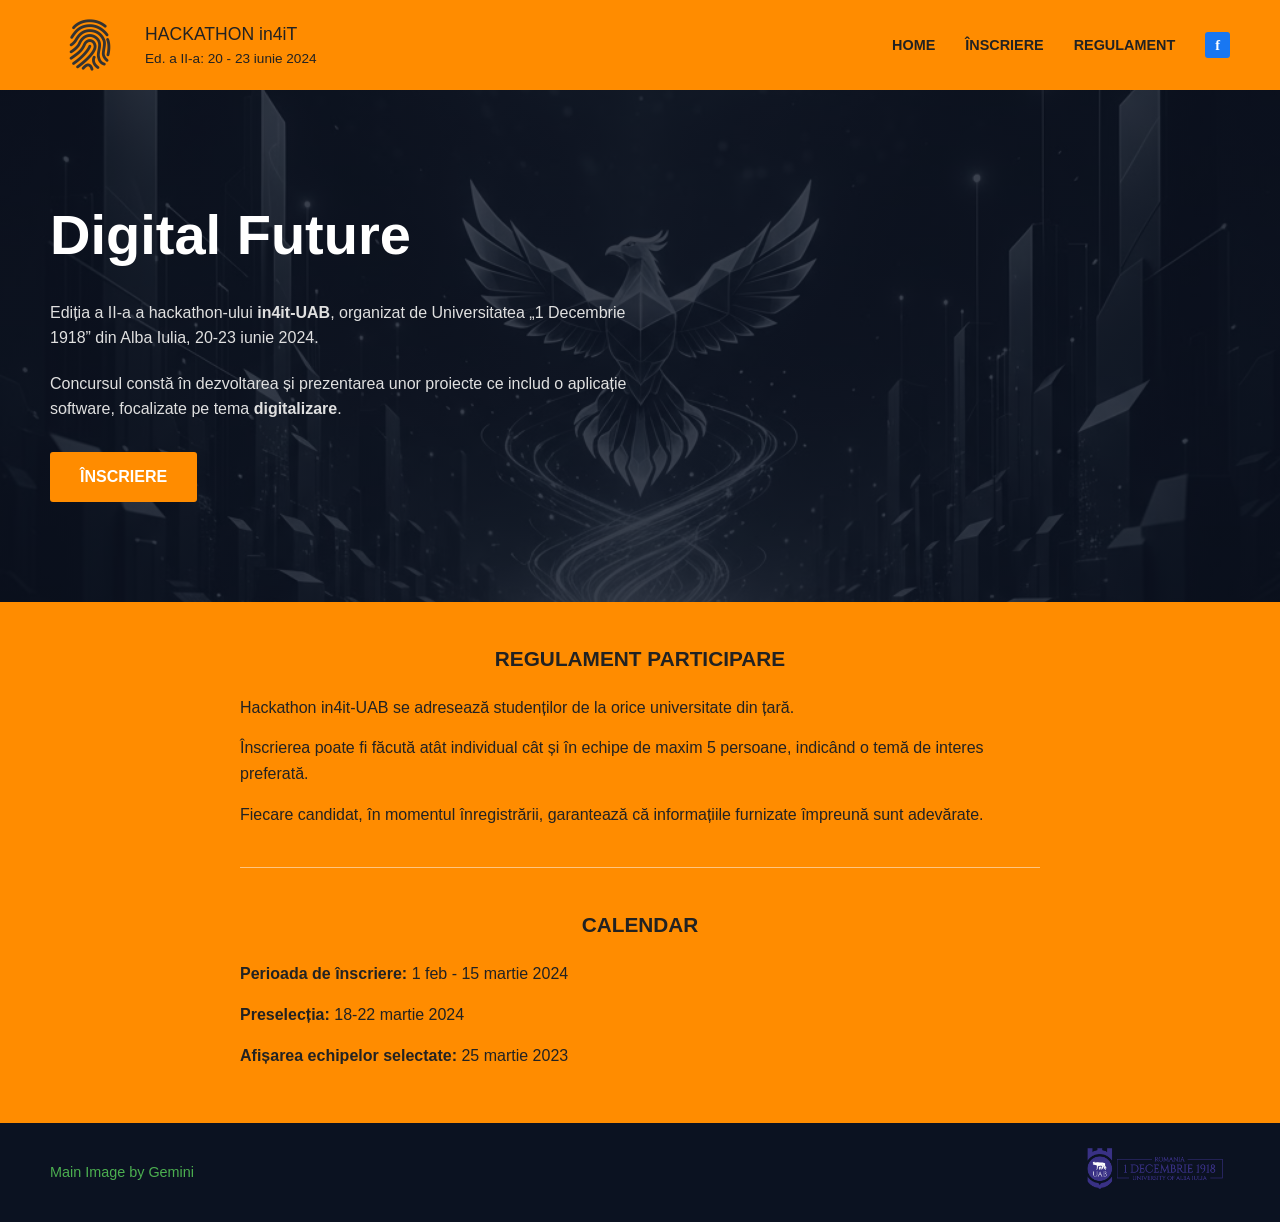
<file: Lab 1/index.html>
<!DOCTYPE html>
<html lang="ro">
<head>
    <meta charset="UTF-8">
    <meta name="viewport" content="width=device-width, initial-scale=1.0">
    <title>HACKATHON in4iT - Digital Future</title>
    <link rel="stylesheet" href="style.css">
</head>
<body>

    <header class="main-header">
        <div class="logo-area">
            <img class="logo-img" src="amprenta.png" alt="Logo Hackathon">
            <div class="header-titles">
                <h1>HACKATHON in4iT</h1>
                <p>Ed. a II-a: 20 - 23 iunie 2024</p>
            </div>
        </div>
        
        <button class="hamburger-menu">☰</button>

        <nav class="main-nav">
            <ul>
                <li><a href="#">HOME</a></li>
                <li><a href="#">ÎNSCRIERE</a></li>
                <li><a href="#">REGULAMENT</a></li>
                <li><a href="#" class="fb-icon">f</a></li>
            </ul>
        </nav>
    </header>

    <main>
        <section class="hero">
            <div class="hero-content">
                <h2>Digital Future</h2>
                <p>Ediția a II-a a hackathon-ului <strong>in4it-UAB</strong>, organizat de Universitatea „1 Decembrie 1918” din Alba Iulia, 20-23 iunie 2024.</p>
                <p>Concursul constă în dezvoltarea și prezentarea unor proiecte ce includ o aplicație software, focalizate pe tema <strong>digitalizare</strong>.</p>
                <a href="#" class="btn-inscrie">ÎNSCRIERE</a>
            </div>
        </section>

        <section class="info-section">
            <div class="info-container">
                <h3>REGULAMENT PARTICIPARE</h3>
                <p>Hackathon in4it-UAB se adresează studenților de la orice universitate din țară.</p>
                <p>Înscrierea poate fi făcută atât individual cât și în echipe de maxim 5 persoane, indicând o temă de interes preferată.</p>
                <p>Fiecare candidat, în momentul înregistrării, garantează că informațiile furnizate împreună sunt adevărate.</p>

                <hr class="divider">

                <h3 class="calendar-title">CALENDAR</h3>
                <ul class="calendar-list">
                    <li><strong>Perioada de înscriere:</strong> 1 feb - 15 martie 2024</li>
                    <li><strong>Preselecția:</strong> 18-22 martie 2024</li>
                    <li><strong>Afișarea echipelor selectate:</strong> 25 martie 2023</li>
                </ul>
            </div>
        </section>
    </main>

    <footer class="main-footer">
        <p class="footer-credits">Main Image by Gemini</p>
        <div class="footer-logo">
            <img src="logo-uab.png" alt="Universitatea 1 Decembrie 1918">
        </div>
    </footer>

</body>
</html>
</file>
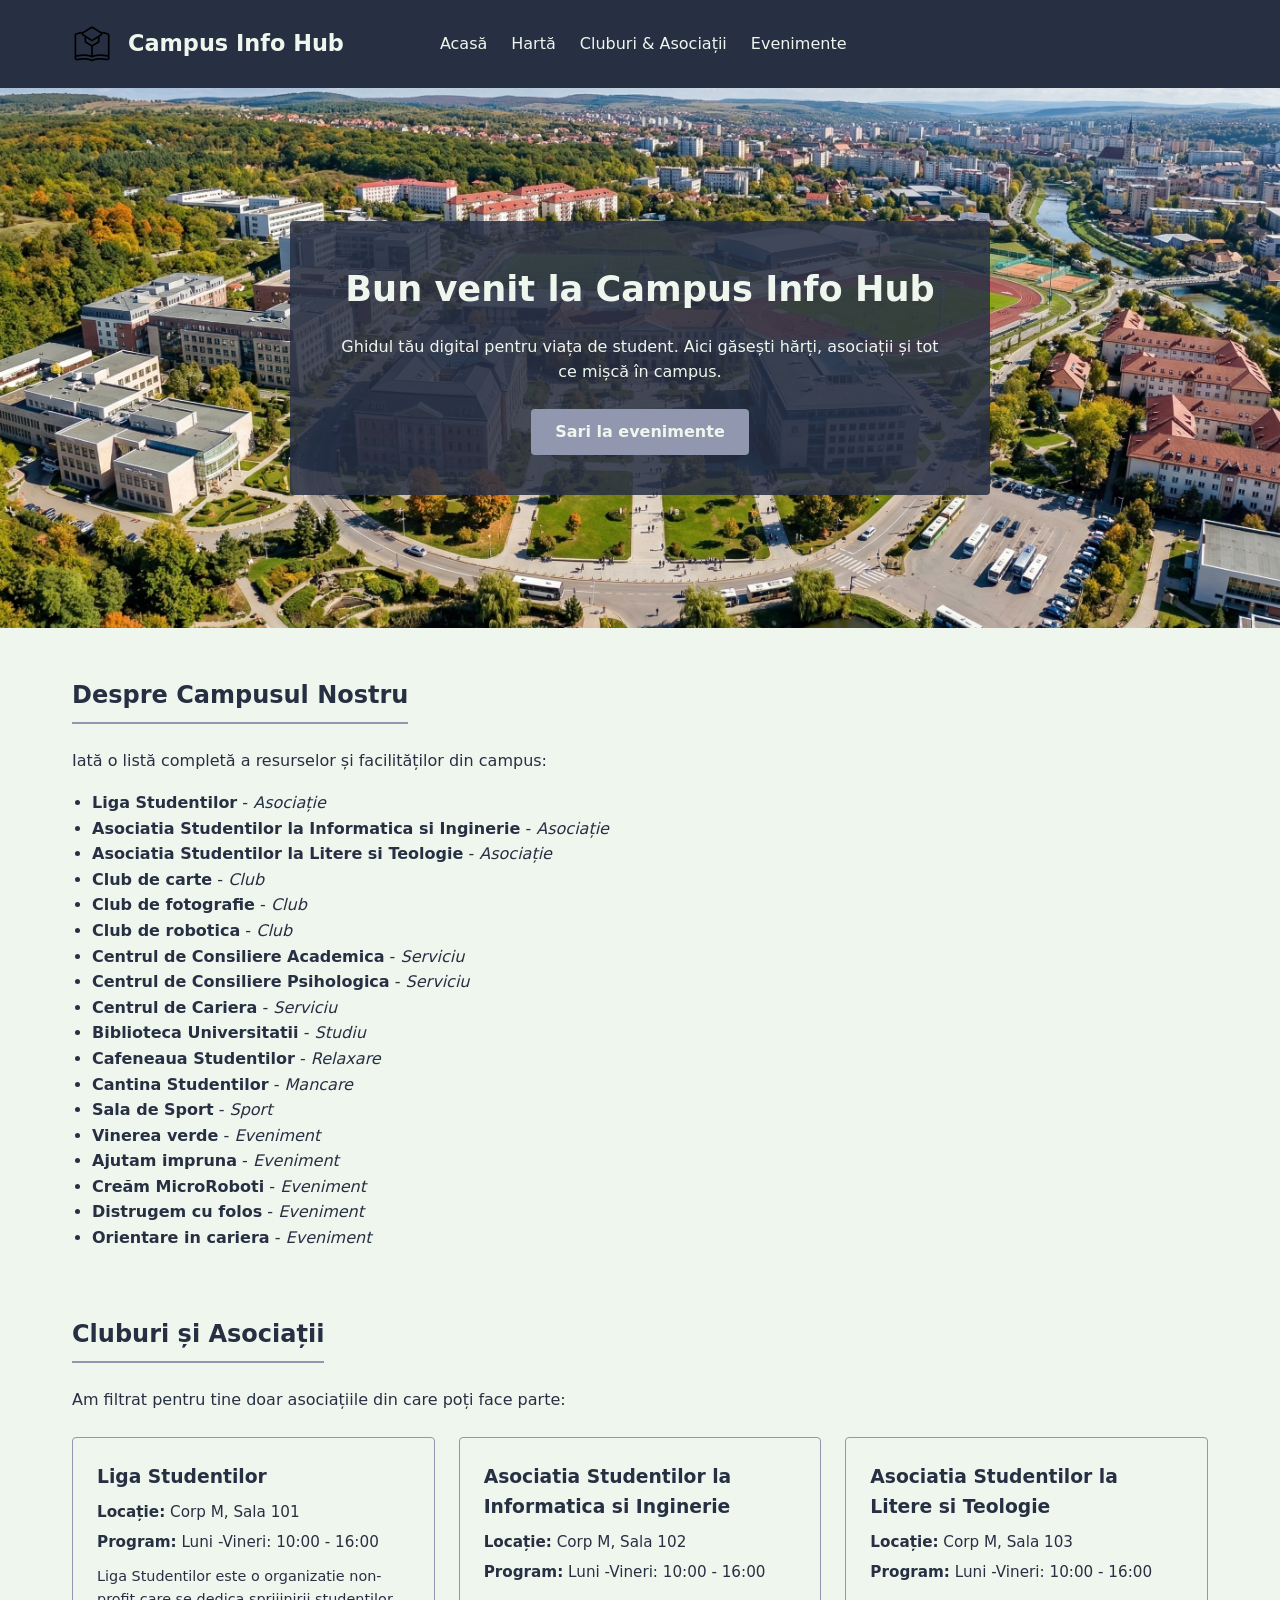
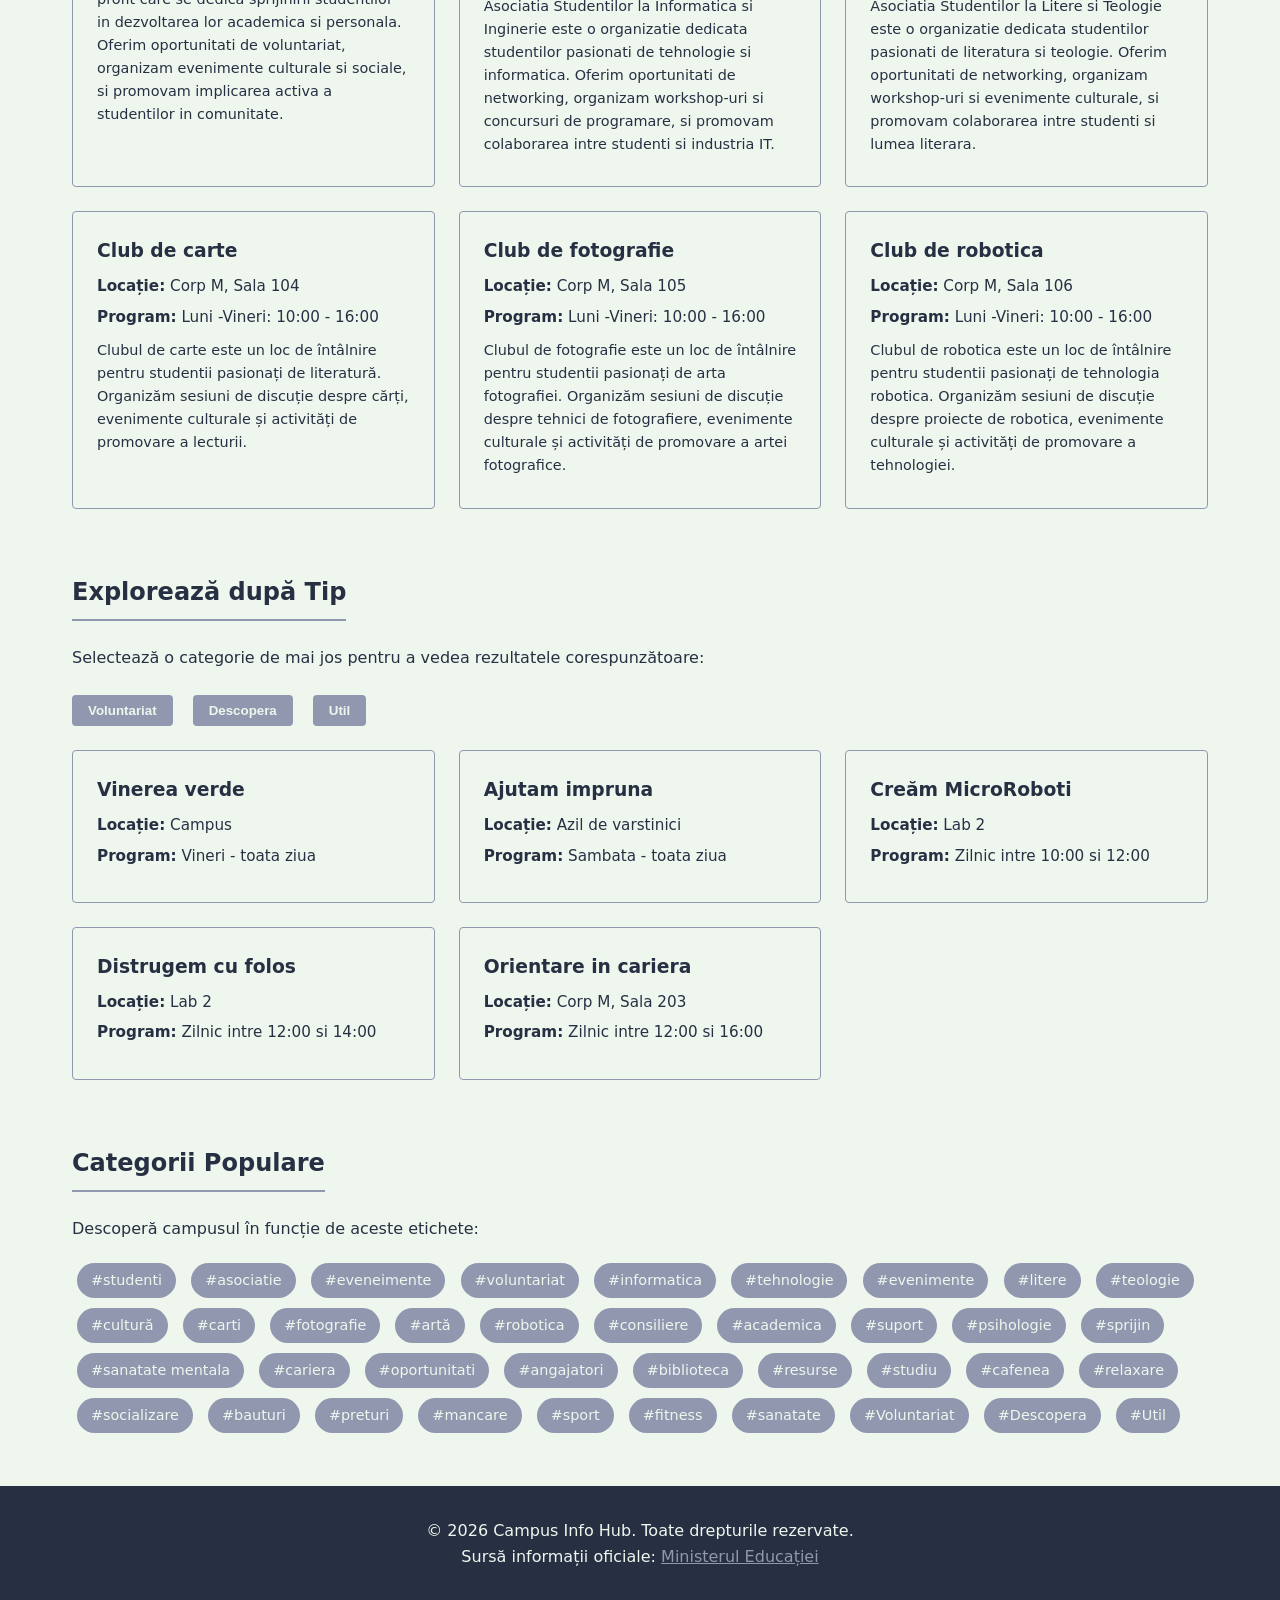
<file: Lab 2/index.html>
<!DOCTYPE html>
<html lang="ro">
<head>
    <meta charset="UTF-8">
    <meta name="viewport" content="width=device-width, initial-scale=1.0">
    <title>Campus Info Hub</title>
    <link rel="stylesheet" href="style.css">
</head>
<body>

    <header>
        <div class="header-container">
            <div class="logo-title">
                <img src="media/book.png" alt="Logo Campus" class="logo">
                <h1>Campus Info Hub</h1>
            </div>

            <button class="hamburger" id="hamburger-btn">
                &#9776; </button>

            <nav id="main-nav">
                <ul>
                    <li><a href="index.html">Acasă</a></li>
                    <li><a href="pages/map.html">Hartă</a></li>
                    <li><a href="pages/clubs.html">Cluburi & Asociații</a></li>
                    <li><a href="pages/events.html">Evenimente</a></li>
                </ul>
            </nav>
        </div>
    </header>

    <main>
        <section class="hero">
            <div class="hero-content">
                <h2>Bun venit la Campus Info Hub</h2>
                <p>Ghidul tău digital pentru viața de student. Aici găsești hărți, asociații și tot ce mișcă în campus.</p>
                
                <a href="#evenimente" class="hero-btn">Sari la evenimente</a>
            </div>
        </section>

        <div class="presentation-sections">
            
            <section id="campus" class="info-section">
                <h2>Despre Campusul Nostru</h2>
                <p>Iată o listă completă a resurselor și facilităților din campus:</p>
                <div id="all-resources-container" style="margin-top: 1rem;"></div>
            </section>

            <section id="cluburi" class="info-section">
                <h2>Cluburi și Asociații</h2>
                <p>Am filtrat pentru tine doar asociațiile din care poți face parte:</p>
                <div id="filtered-clubs-container" style="margin-top: 1.5rem;"></div>
            </section>

            <section id="evenimente" class="info-section">
                <h2>Explorează după Tip</h2>
                <p>Selectează o categorie de mai jos pentru a vedea rezultatele corespunzătoare:</p>
                
                <div id="type-filters" style="margin-top: 1.5rem; display: flex; gap: 10px; flex-wrap: wrap;"></div>
                
                <div id="type-results" style="margin-top: 1.5rem;"></div>
            </section>

            <section id="taguri" class="info-section">
                <h2>Categorii Populare</h2>
                <p>Descoperă campusul în funcție de aceste etichete:</p>
                <div id="tags-container" style="margin-top: 1rem;"></div>
            </section>

        </div>

    </main>

    <footer>
        <div class="footer-content">
            <p>&copy; 2026 Campus Info Hub. Toate drepturile rezervate.</p>
            <p>Sursă informații oficiale: <a href="https://www.edu.ro" target="_blank">Ministerul Educației</a></p>
        </div>
    </footer>

    <script src="script.js"></script>
</body>
</html>
</file>
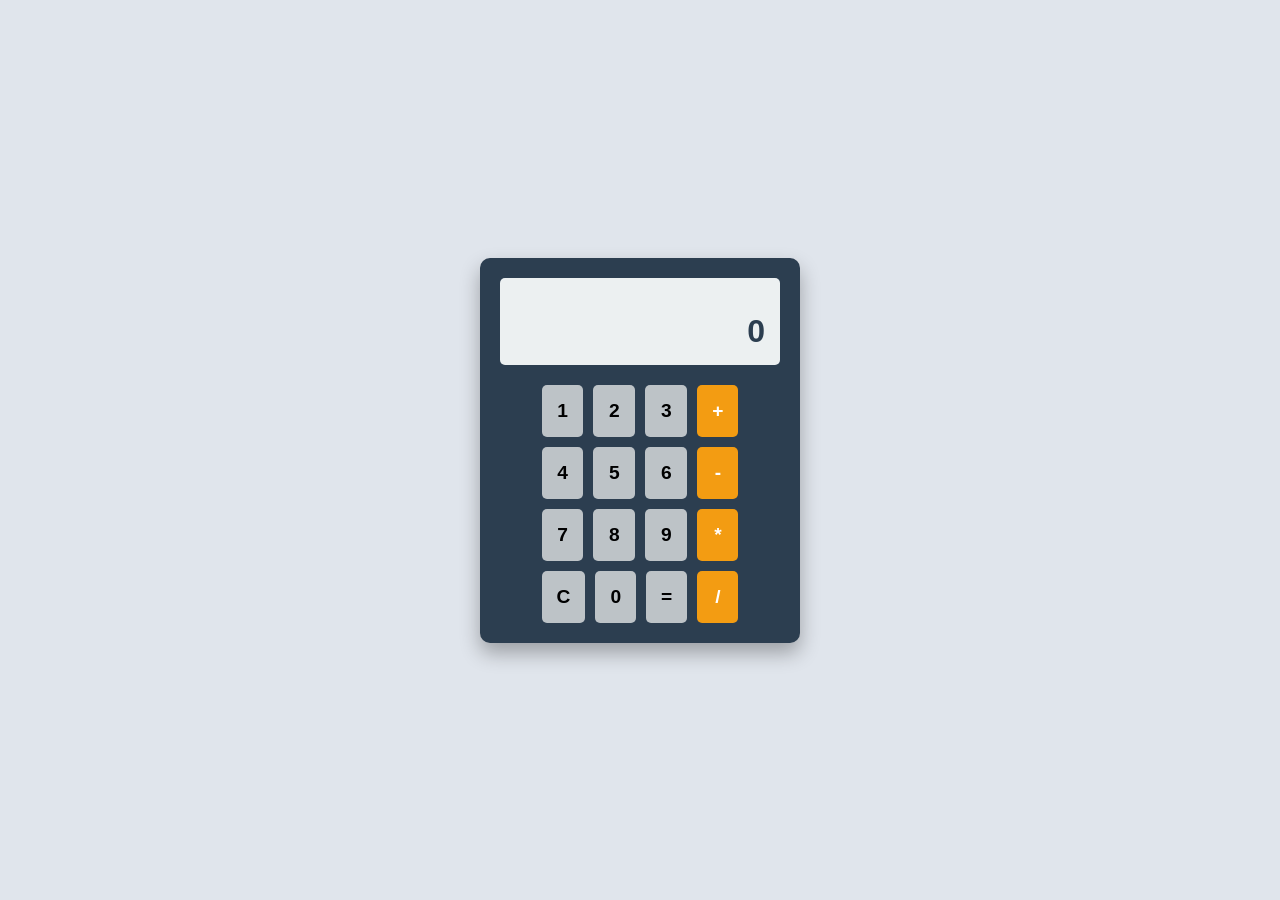
<file: Lab 4/index.html>
<!DOCTYPE html>
<html lang="en">
<head>
    <meta charset="UTF-8">
    <meta name="viewport" content="width=device-width, initial-scale=1.0">
    <title>Calculator</title>
    <link rel="stylesheet" type="text/css" href="style.css">

</head>
<body>
    <div class="main-container">

        <div class="display-container">
            <div class="show-type"></div>
            <div class="show-result"></div>
        </div>

        <div class="buttons-container">

            <div class="numbers-container">
                <div class="row" id="row-1">
                    <div class="button">1</div>
                    <div class="button">2</div>
                    <div class="button">3</div>
                </div>

                <div class="row" id="row-2">
                    <div class="button">4</div>
                    <div class="button">5</div>
                    <div class="button">6</div>
                </div>

                <div class="row" id="row-3">
                    <div class="button">7</div>
                    <div class="button">8</div>
                    <div class="button">9</div>
                </div>

                <div class="row" id="row-4">
                    <div class="button">C</div>
                    <div class="button" >0</div>
                    <div class="button">=</div>
                </div>
            </div>
            
            <div class="operations-container" id="column">
                <div class="button">+</div>
                <div class="button">-</div>
                <div class="button">*</div>
                <div class="button">/</div>
            </div>
        </div>
    </div>

    <script src="model.js"></script>
    <script src="view.js"></script>
    <script src="controller.js"></script>
    
</body>
</html>
</file>
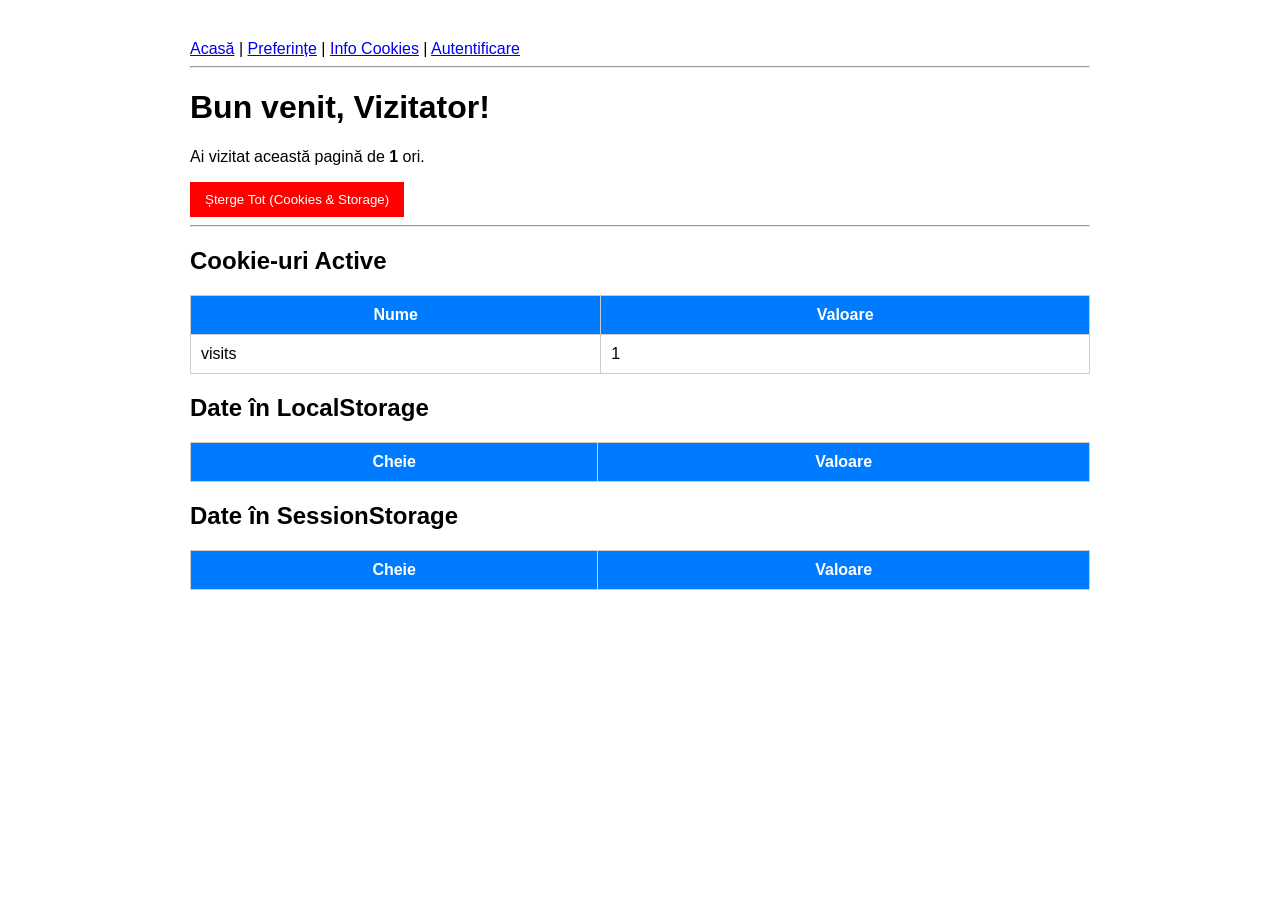
<file: Lab_3/index.html>
<!DOCTYPE html>
<html lang="ro">
<head>
    <meta charset="UTF-8">
    <meta name="viewport" content="width=device-width, initial-scale=1.0">
    <title>Laborator 3 - Acasă</title>
    <link rel="stylesheet" href="style.css">
</head>
<body class="light"> <div class="container">
        <nav>
            <a href="index.html">Acasă</a> | 
            <a href="preferences.html">Preferințe</a> | 
            <a href="cookies-info.html">Info Cookies</a> | 
            <a href="login.html">Autentificare</a>
        </nav>

        <hr>

        <h1 id="welcomeMessage">Bun venit, Vizitator!</h1>
        <p>Ai vizitat această pagină de <strong id="visitCount">0</strong> ori.</p>

        <button id="clearAllBtn" class="btn-danger">Șterge Tot (Cookies & Storage)</button>

        <hr>

        <h2>Cookie-uri Active</h2>
        <table border="1" id="cookiesTable">
            <tr><th>Nume</th><th>Valoare</th></tr>
        </table>

        <h2>Date în LocalStorage</h2>
        <table border="1" id="localTable">
            <tr><th>Cheie</th><th>Valoare</th></tr>
        </table>

        <h2>Date în SessionStorage</h2>
        <table border="1" id="sessionTable">
            <tr><th>Cheie</th><th>Valoare</th></tr>
        </table>
    </div>

    <script src="js/cookies.js"></script>
    <script src="js/storage.js"></script>

    <script>
        document.addEventListener('DOMContentLoaded', () => {
            //  Bun venit 
            let username = CookieManager.get('username') || 'Vizitator';
            document.getElementById('welcomeMessage').innerText = `Bun venit, ${username}!`;

            // Nr de vizite
            let visits = parseInt(CookieManager.get('visits')) || 0;
            visits += 1;
            CookieManager.set('visits', visits, 365);
            document.getElementById('visitCount').innerText = visits;

            // Aplica tema salvata de utilizator
            let theme = CookieManager.get('theme') || 'light';
            document.body.className = theme;

            // Funcție ajutătoare pentru a umple tabelele
            function populateTable(tableId, dataObject) {
                const table = document.getElementById(tableId);
                for (const [key, value] of Object.entries(dataObject)) {
                    const row = table.insertRow();
                    const cellKey = row.insertCell(0);
                    const cellValue = row.insertCell(1);
                    cellKey.innerText = key;
                    
                    // Verificăm dacă valoarea este obiect (pentru JSON) și o afișăm corespunzător
                    if (typeof value === 'object' && value !== null) {
                        cellValue.innerText = JSON.stringify(value);
                    } else {
                        cellValue.innerText = value;
                    }
                }
            }

            //Afișarea datelor în tabele
            populateTable('cookiesTable', CookieManager.getAll());
            populateTable('localTable', StorageManager.getAllLocal());
            populateTable('sessionTable', StorageManager.getAllSession());

            //Butonul "Șterge Tot"
            document.getElementById('clearAllBtn').addEventListener('click', () => {
                CookieManager.deleteAll();
                StorageManager.clearLocal();
                StorageManager.clearSession();
                alert('Toate datele au fost șterse!');
                location.reload(); // Reîncărcăm pagina pentru a vedea efectele
            });
        });
    </script>
</body>
</html>
</file>
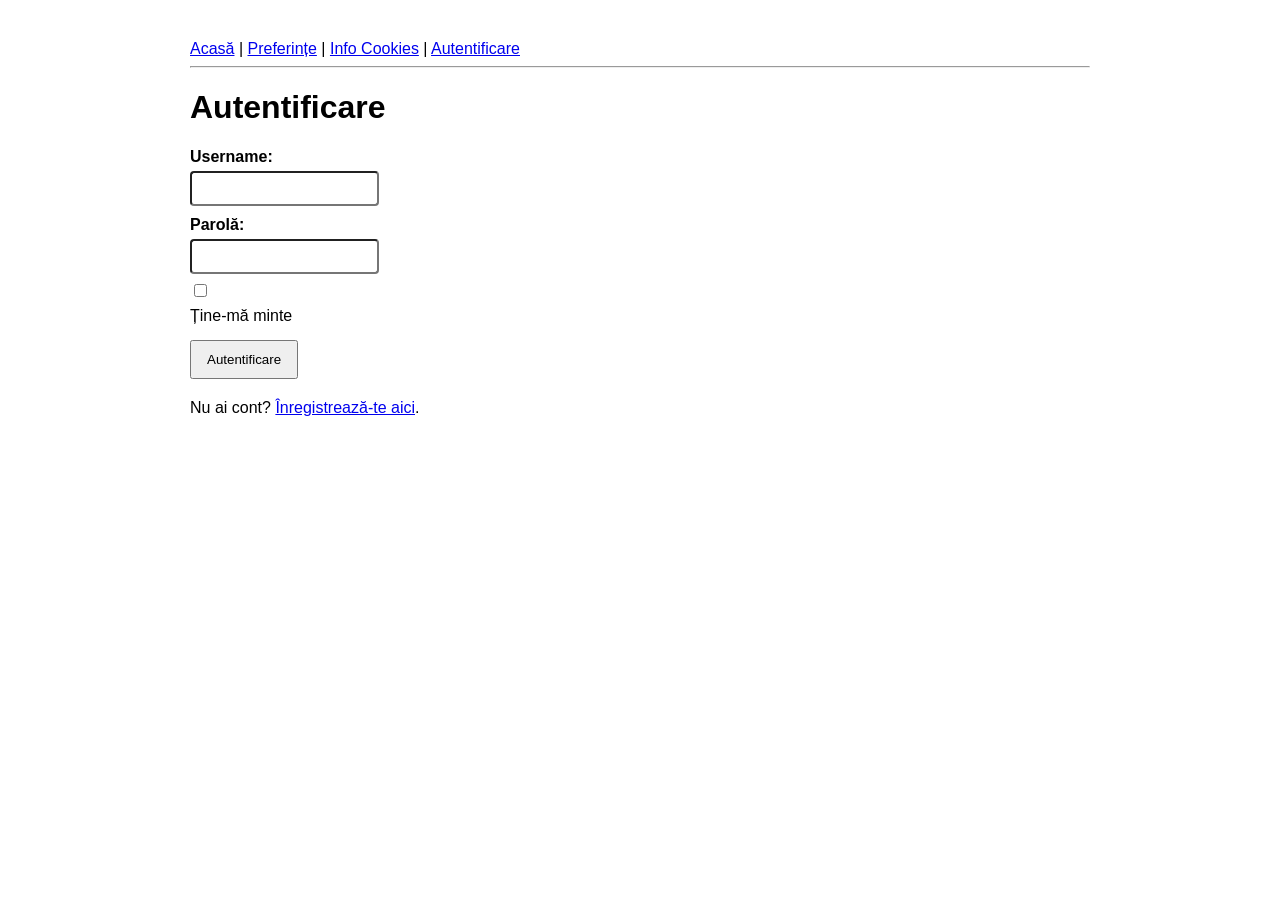
<file: Lab_3/cart.html>
<!DOCTYPE html>
<html lang="ro">
<head>
    <meta charset="UTF-8">
    <meta name="viewport" content="width=device-width, initial-scale=1.0">
    <title>Laborator 3 - Coș de Cumpărături</title>
    <link rel="stylesheet" href="style.css">
</head>
<body>

    <div class="container">
        <nav>
            <a href="index.html">Acasă</a> | 
            <a href="preferences.html">Preferințe</a> | 
            <a href="cookies-info.html">Info Cookies</a> | 
            <a href="dashboard.html">Dashboard</a> |
            <a href="cart.html">Coș</a>
        </nav>

        <hr>

        <h1>Coș de Cumpărături</h1>

        <div style="background-color: #f8f9fa; padding: 15px; border-radius: 5px; margin-bottom: 20px;">
            <h3>Adaugă un produs</h3>
            <form id="addToCartForm">
                <label for="productSelect">Produs:</label>
                <select id="productSelect" required>
                    </select>

                <label for="quantity" style="margin-left: 10px;">Cantitate (1-10):</label>
                <input type="number" id="quantity" min="1" max="10" value="1" required style="width: 60px;">

                <button type="submit" style="margin-left: 10px;">Adaugă în Coș</button>
            </form>
        </div>

        <h2>Produse în coș:</h2>
        <table border="1" id="cartTable" style="width: 100%; text-align: left; margin-bottom: 15px;">
            <thead>
                <tr>
                    <th>Produs</th>
                    <th>Cantitate</th>
                    <th>Preț Unitar</th>
                    <th>Subtotal</th>
                    <th>Acțiune</th>
                </tr>
            </thead>
            <tbody>
                </tbody>
        </table>

        <div style="font-size: 1.2em; margin-bottom: 15px;">
            <strong>TOTAL: <span id="cartTotal">0</span> RON</strong>
        </div>

        <button id="clearCartBtn" class="btn-danger">Golește Coșul</button>
    </div>

    <script src="js/cookies.js"></script>
    <script src="js/storage.js"></script>

    <script>
        // 2. Lista de produse disponibile (hard-coded)
        const products = {
            laptop: { name: 'Laptop', price: 2500 },
            telefon: { name: 'Telefon', price: 1200 },
            tableta: { name: 'Tabletă', price: 800 },
            casti: { name: 'Căști', price: 150 }
        };

        document.addEventListener('DOMContentLoaded', () => {
            // Aplicăm tema curentă
            const currentTheme = CookieManager.get('theme') || 'light';
            document.body.className = currentTheme;

            // 1. Verificare autentificare
            const sessionData = StorageManager.getSession('currentSession');
            if (!sessionData) {
                alert('Trebuie să fii autentificat pentru a accesa coșul de cumpărături!');
                window.location.href = 'login.html';
                return;
            }

            // Populăm select-ul cu produsele disponibile
            const productSelect = document.getElementById('productSelect');
            for (const [key, product] of Object.entries(products)) {
                const option = document.createElement('option');
                option.value = key;
                option.textContent = `${product.name} - ${product.price} RON`;
                productSelect.appendChild(option);
            }

            // Inițializăm afișarea coșului
            renderCart();

            // Logica pentru adăugarea în coș
            document.getElementById('addToCartForm').addEventListener('submit', (e) => {
                e.preventDefault();
                
                const selectedProductKey = productSelect.value;
                const quantity = parseInt(document.getElementById('quantity').value);

                // 5. Preluăm coșul actual din sessionStorage sau creăm unul gol
                let cart = StorageManager.getSession('cart') || {};

                // Dacă produsul există deja, adunăm cantitatea, altfel îl setăm
                if (cart[selectedProductKey]) {
                    cart[selectedProductKey] += quantity;
                } else {
                    cart[selectedProductKey] = quantity;
                }

                // Salvăm noul coș înapoi în sessionStorage
                StorageManager.setSession('cart', cart);
                
                // Re-desenăm tabelul
                renderCart();
            });

            // Logica pentru butonul "Golește Coșul"
            document.getElementById('clearCartBtn').addEventListener('click', () => {
                StorageManager.removeSession('cart');
                renderCart();
            });
        });

        // Funcție pentru afișarea și calcularea coșului
        function renderCart() {
            const cart = StorageManager.getSession('cart') || {};
            const tbody = document.querySelector('#cartTable tbody');
            const totalSpan = document.getElementById('cartTotal');
            
            tbody.innerHTML = ''; // Curățăm tabelul vechi
            let total = 0;

            // Dacă coșul e gol, afișăm un mesaj
            if (Object.keys(cart).length === 0) {
                tbody.innerHTML = '<tr><td colspan="5" style="text-align: center;">Coșul este gol.</td></tr>';
                totalSpan.textContent = '0';
                return;
            }

            // Parcurgem fiecare produs din coș
            for (const [key, quantity] of Object.entries(cart)) {
                // Ne asigurăm că produsul încă există în lista noastră 'products'
                if (products[key]) {
                    const product = products[key];
                    const subtotal = product.price * quantity;
                    total += subtotal;

                    const tr = document.createElement('tr');
                    tr.innerHTML = `
                        <td>${product.name}</td>
                        <td>${quantity}</td>
                        <td>${product.price} RON</td>
                        <td>${subtotal} RON</td>
                        <td><button class="btn-danger" onclick="removeFromCart('${key}')">Șterge</button></td>
                    `;
                    tbody.appendChild(tr);
                }
            }

            // Actualizăm totalul
            totalSpan.textContent = total;
        }

        // Funcție globală pentru a șterge un singur produs din coș
        function removeFromCart(productKey) {
            let cart = StorageManager.getSession('cart') || {};
            
            if (cart[productKey]) {
                delete cart[productKey]; // Ștergem cheia din obiect
                StorageManager.setSession('cart', cart); // Salvăm obiectul modificat
                renderCart(); // Re-desenăm tabelul
            }
        }
    </script>
</body>
</html>
</file>
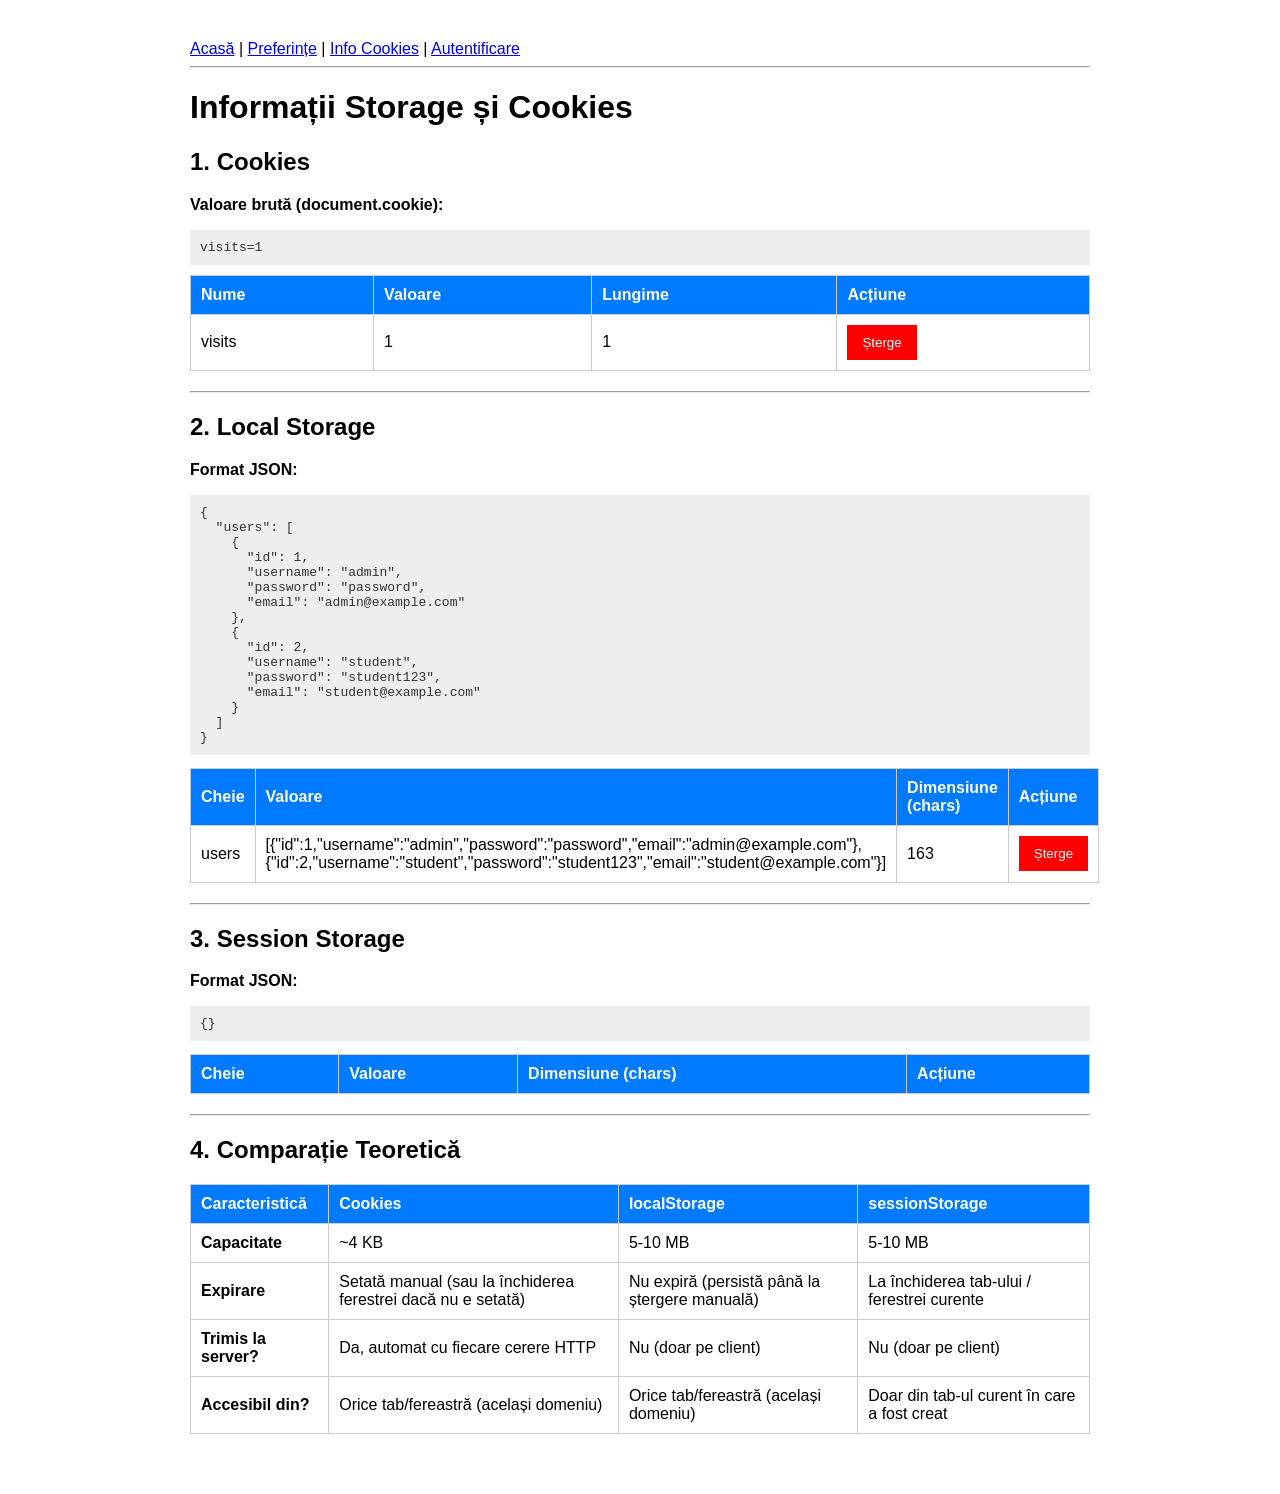
<file: Lab_3/cookies-info.html>
<!DOCTYPE html>
<html lang="ro">
<head>
    <meta charset="UTF-8">
    <meta name="viewport" content="width=device-width, initial-scale=1.0">
    <title>Laborator 3 - Info Cookies</title>
    <link rel="stylesheet" href="style.css">
</head>
<body>

    <div class="container">
        <nav>
            <a href="index.html">Acasă</a> | 
            <a href="preferences.html">Preferințe</a> | 
            <a href="cookies-info.html">Info Cookies</a> | 
            <a href="login.html">Autentificare</a>
        </nav>

        <hr>
        <h1>Informații Storage și Cookies</h1>

        <h2>1. Cookies</h2>
        <p><strong>Valoare brută (document.cookie):</strong></p>
        <code id="rawCookies" style="display:block; padding:10px; background:#eee; color:#333; margin-bottom:10px;"></code>
        
        <table border="1" id="cookiesInfoTable" style="width: 100%; text-align: left;">
            <thead>
                <tr><th>Nume</th><th>Valoare</th><th>Lungime</th><th>Acțiune</th></tr>
            </thead>
            <tbody></tbody>
        </table>

        <hr>

        <h2>2. Local Storage</h2>
        <p><strong>Format JSON:</strong></p>
        <pre id="rawLocal" style="padding:10px; background:#eee; color:#333;"></pre>

        <table border="1" id="localInfoTable" style="width: 100%; text-align: left;">
            <thead>
                <tr><th>Cheie</th><th>Valoare</th><th>Dimensiune (chars)</th><th>Acțiune</th></tr>
            </thead>
            <tbody></tbody>
        </table>

        <hr>

        <h2>3. Session Storage</h2>
        <p><strong>Format JSON:</strong></p>
        <pre id="rawSession" style="padding:10px; background:#eee; color:#333;"></pre>

        <table border="1" id="sessionInfoTable" style="width: 100%; text-align: left;">
            <thead>
                <tr><th>Cheie</th><th>Valoare</th><th>Dimensiune (chars)</th><th>Acțiune</th></tr>
            </thead>
            <tbody></tbody>
        </table>

        <hr>

        <h2>4. Comparație Teoretică</h2>
        <table border="1" style="width: 100%; text-align: left;">
            <thead>
                <tr>
                    <th>Caracteristică</th>
                    <th>Cookies</th>
                    <th>localStorage</th>
                    <th>sessionStorage</th>
                </tr>
            </thead>
            <tbody>
                <tr>
                    <td><strong>Capacitate</strong></td>
                    <td>~4 KB</td>
                    <td>5-10 MB</td>
                    <td>5-10 MB</td>
                </tr>
                <tr>
                    <td><strong>Expirare</strong></td>
                    <td>Setată manual (sau la închiderea ferestrei dacă nu e setată)</td>
                    <td>Nu expiră (persistă până la ștergere manuală)</td>
                    <td>La închiderea tab-ului / ferestrei curente</td>
                </tr>
                <tr>
                    <td><strong>Trimis la server?</strong></td>
                    <td>Da, automat cu fiecare cerere HTTP</td>
                    <td>Nu (doar pe client)</td>
                    <td>Nu (doar pe client)</td>
                </tr>
                <tr>
                    <td><strong>Accesibil din?</strong></td>
                    <td>Orice tab/fereastră (același domeniu)</td>
                    <td>Orice tab/fereastră (același domeniu)</td>
                    <td>Doar din tab-ul curent în care a fost creat</td>
                </tr>
            </tbody>
        </table>
    </div>

    <script src="js/cookies.js"></script>
    <script src="js/storage.js"></script>

    <script>
        document.addEventListener('DOMContentLoaded', () => {
            // Aplicăm tema curentă
            const currentTheme = CookieManager.get('theme') || 'light';
            document.body.className = currentTheme;

            // --- 1. POPULARE COOKIES ---
            document.getElementById('rawCookies').innerText = document.cookie || 'Nu există cookie-uri.';
            const cookiesTable = document.querySelector('#cookiesInfoTable tbody');
            const allCookies = CookieManager.getAll();
            
            for (const [name, value] of Object.entries(allCookies)) {
                const tr = document.createElement('tr');
                tr.innerHTML = `
                    <td>${name}</td>
                    <td>${value}</td>
                    <td>${value.length}</td>
                    <td><button class="btn-danger" onclick="deleteCookie('${name}')">Șterge</button></td>
                `;
                cookiesTable.appendChild(tr);
            }

            // --- 2. POPULARE LOCAL STORAGE ---
            const allLocal = StorageManager.getAllLocal();
            document.getElementById('rawLocal').innerText = JSON.stringify(allLocal, null, 2);
            const localTable = document.querySelector('#localInfoTable tbody');
            
            for (const [key, value] of Object.entries(allLocal)) {
                let strValue = typeof value === 'object' ? JSON.stringify(value) : String(value);
                const tr = document.createElement('tr');
                tr.innerHTML = `
                    <td>${key}</td>
                    <td>${strValue}</td>
                    <td>${strValue.length}</td>
                    <td><button class="btn-danger" onclick="deleteLocal('${key}')">Șterge</button></td>
                `;
                localTable.appendChild(tr);
            }

            // --- 3. POPULARE SESSION STORAGE ---
            const allSession = StorageManager.getAllSession();
            document.getElementById('rawSession').innerText = JSON.stringify(allSession, null, 2);
            const sessionTable = document.querySelector('#sessionInfoTable tbody');
            
            for (const [key, value] of Object.entries(allSession)) {
                let strValue = typeof value === 'object' ? JSON.stringify(value) : String(value);
                const tr = document.createElement('tr');
                tr.innerHTML = `
                    <td>${key}</td>
                    <td>${strValue}</td>
                    <td>${strValue.length}</td>
                    <td><button class="btn-danger" onclick="deleteSession('${key}')">Șterge</button></td>
                `;
                sessionTable.appendChild(tr);
            }
        });

        // Funcții globale pentru butoanele de ștergere
        function deleteCookie(name) {
            CookieManager.delete(name);
            location.reload(); // Reîncărcăm pagina pentru a vedea noul tabel
        }

        function deleteLocal(key) {
            StorageManager.removeLocal(key);
            location.reload();
        }

        function deleteSession(key) {
            StorageManager.removeSession(key);
            location.reload();
        }
    </script>
</body>
</html>
</file>
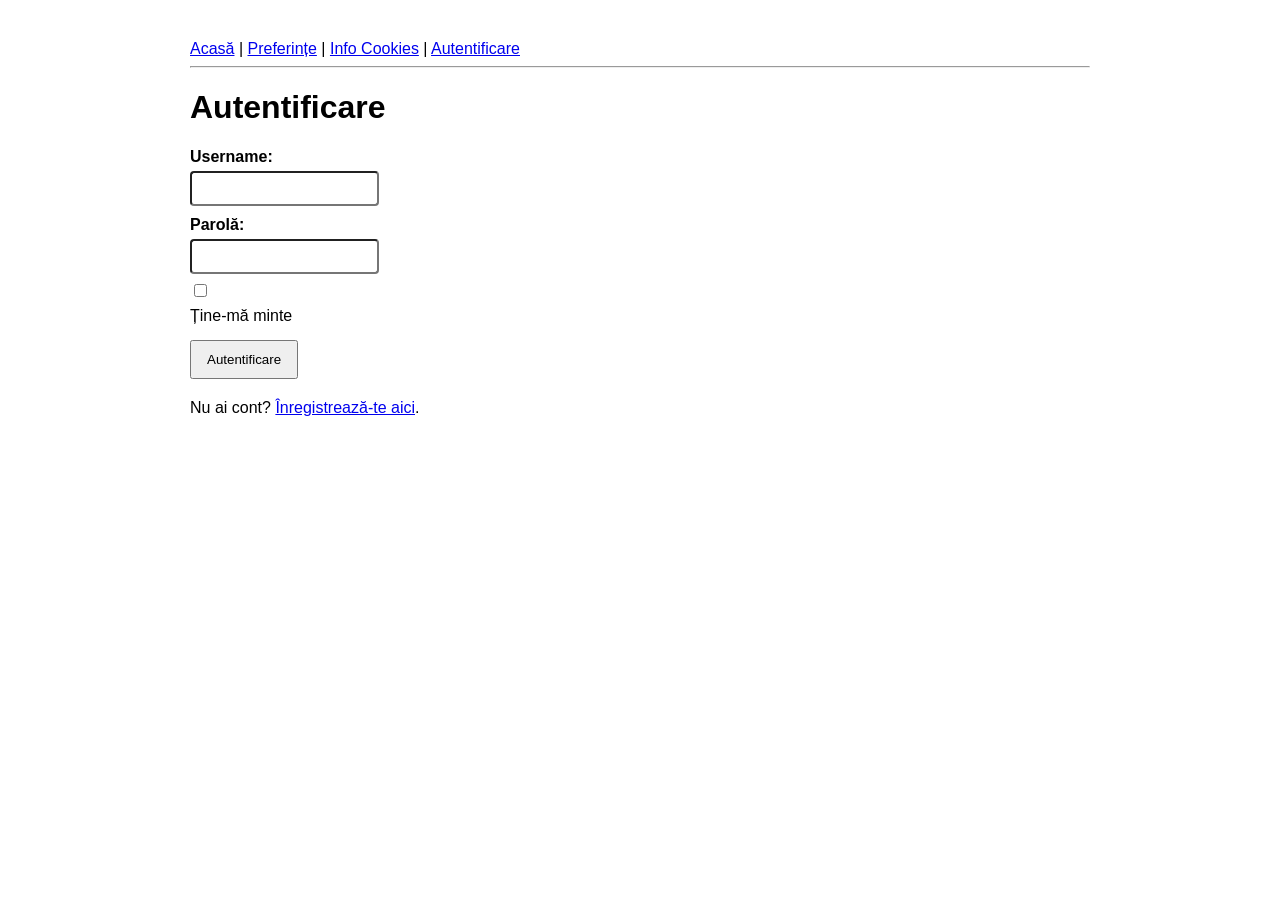
<file: Lab_3/dashboard.html>
<!DOCTYPE html>
<html lang="ro">
<head>
    <meta charset="UTF-8">
    <meta name="viewport" content="width=device-width, initial-scale=1.0">
    <title>Laborator 3 - Dashboard</title>
    <link rel="stylesheet" href="style.css">
</head>
<body>

    <div class="container">
        <nav>
            <a href="index.html">Acasă</a> | 
            <a href="preferences.html">Preferințe</a> | 
            <a href="cookies-info.html">Info Cookies</a> | 
            <a href="dashboard.html">Dashboard</a>
        </nav>

        <hr>

        <h1>Dashboard Utilizator</h1>

        <div style="background-color: #d4edda; color: #155724; padding: 10px; margin-bottom: 15px; border-radius: 5px;">
            Acces autorizat! Ești autentificat.
        </div>

        <h2>Informații Sesiune:</h2>
        <ul>
            <li><strong>ID Sesiune:</strong> <span id="sessId"></span></li>
            <li><strong>Username:</strong> <span id="sessUser"></span></li>
            <li><strong>Email:</strong> <span id="sessEmail"></span></li>
            <li><strong>Ora autentificării:</strong> <span id="sessTime"></span></li>
            <li><strong>Durata sesiunii curente (în acest tab):</strong> <span id="sessDuration">0</span> secunde</li>
        </ul>

        <h2>Date brute din sessionStorage:</h2>
        <pre id="rawSessionData" style="background:#eee; padding:10px; color:#333; overflow-x: auto;"></pre>

        <hr>

        <div style="margin-top: 20px;">
            <a href="cart.html" style="margin-right: 15px; display: inline-block;">🛒 Mergi la Coșul de Cumpărături</a>
            <br><br>
            <a href="dashboard.html" target="_blank" style="margin-right: 15px; display: inline-block;">🔗 Deschide în tab nou (Experiment)</a>
            <br><br>
            <button id="logoutBtn" class="btn-danger">Deconectare</button>
        </div>
    </div>

    <script src="js/cookies.js"></script>
    <script src="js/storage.js"></script>

    <script>
        document.addEventListener('DOMContentLoaded', () => {
            // Aplicăm tema curentă
            const currentTheme = CookieManager.get('theme') || 'light';
            document.body.className = currentTheme;

            // 1. Verificăm dacă utilizatorul este autentificat (dacă există sesiune)
            const sessionData = StorageManager.getSession('currentSession');
            
            if (!sessionData) {
                // Dacă nu există, înseamnă că nu a trecut pe la login. Îl redirecționăm.
                alert('Trebuie să fii autentificat pentru a accesa această pagină!');
                window.location.href = 'login.html';
                return; // Oprim execuția restului de cod
            }

            // 2. Populăm HTML-ul cu informațiile din sesiune
            document.getElementById('sessId').innerText = sessionData.sessionId;
            document.getElementById('sessUser').innerText = sessionData.username;
            document.getElementById('sessEmail').innerText = sessionData.email;
            document.getElementById('sessTime').innerText = sessionData.loginTime;

            // Calculăm durata sesiunii actualizată în timp real (la fiecare secundă)
            let sessionStart = new Date().getTime(); 
            
            setInterval(() => {
                let currentTime = new Date().getTime();
                // Diferența este în milisecunde, o împărțim la 1000 pentru secunde
                let seconds = Math.floor((currentTime - sessionStart) / 1000);
                document.getElementById('sessDuration').innerText = seconds;
            }, 1000);

            // 3. Afișăm datele brute din sessionStorage pentru debug
            document.getElementById('rawSessionData').innerText = JSON.stringify(sessionData, null, 2);

            // 4. Logica pentru Butonul de Deconectare
            document.getElementById('logoutBtn').addEventListener('click', () => {
                // Ștergem sesiunea din storage
                StorageManager.removeSession('currentSession');
                // Alternativ, dacă vrem să ștergem absolut tot din sessionStorage: StorageManager.clearSession();
                
                // Îl trimitem înapoi la login
                window.location.href = 'login.html';
            });
        });
    </script>
</body>
</html>
</file>
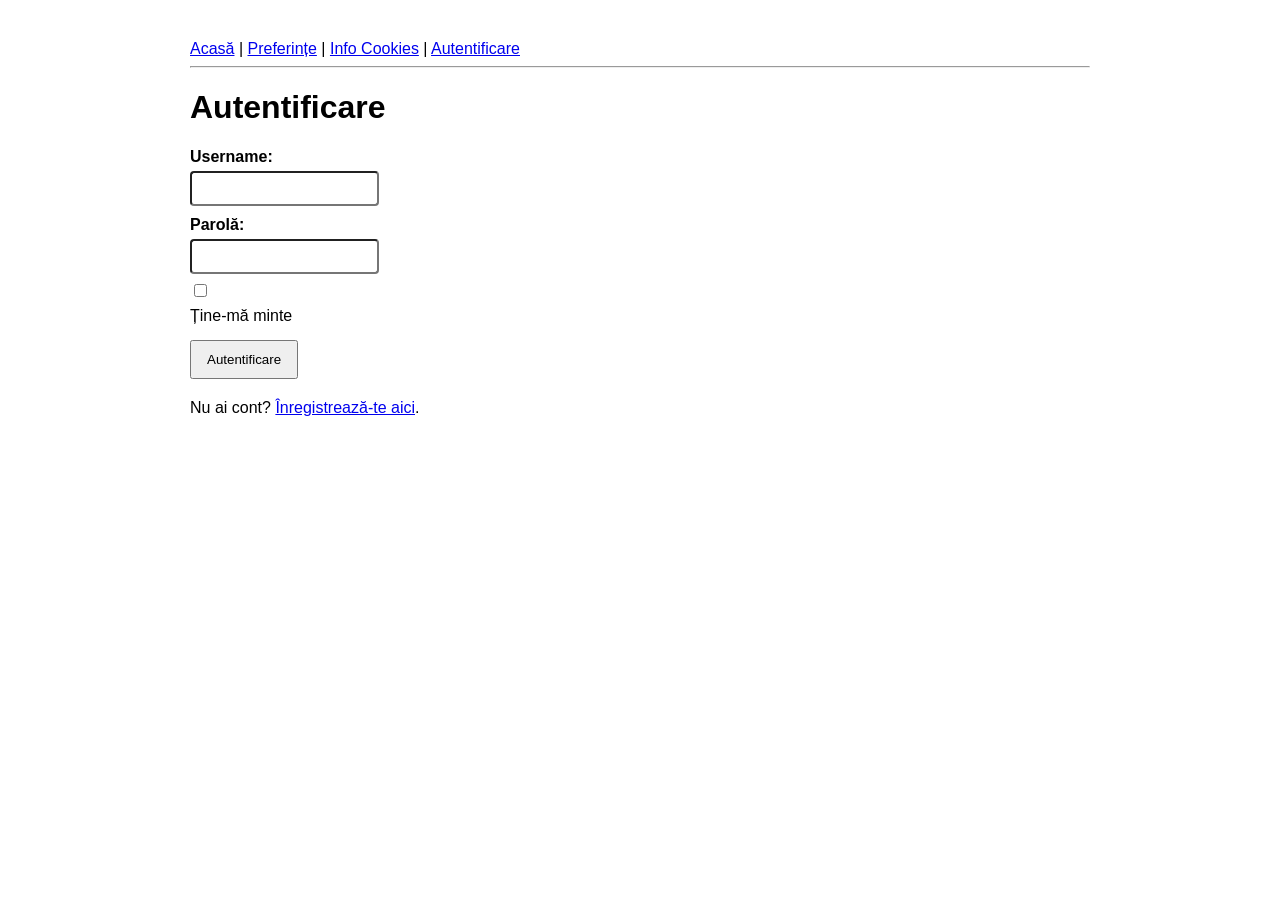
<file: Lab_3/login.html>
<!DOCTYPE html>
<html lang="ro">
<head>
    <meta charset="UTF-8">
    <meta name="viewport" content="width=device-width, initial-scale=1.0">
    <title>Laborator 3 - Autentificare</title>
    <link rel="stylesheet" href="style.css">
</head>
<body>

    <div class="container">
        <nav>
            <a href="index.html">Acasă</a> | 
            <a href="preferences.html">Preferințe</a> | 
            <a href="cookies-info.html">Info Cookies</a> | 
            <a href="login.html">Autentificare</a>
        </nav>

        <hr>

        <h1>Autentificare</h1>
        
        <div id="errorMessage" style="display: none; padding: 10px; margin-bottom: 15px;" class="alert-error"></div>

        <form id="loginForm">
            <div style="margin-bottom: 10px;">
                <label for="username">Username:</label>
                <input type="text" id="username" required>
            </div>
            
            <div style="margin-bottom: 10px;">
                <label for="password">Parolă:</label>
                <input type="password" id="password" required>
            </div>

            <div style="margin-bottom: 15px;">
                <input type="checkbox" id="rememberMe">
                <label for="rememberMe" style="font-weight: normal; display: inline;">Ține-mă minte</label>
            </div>

            <button type="submit">Autentificare</button>
        </form>

        <p style="margin-top: 20px;">
            Nu ai cont? <a href="register.html">Înregistrează-te aici</a>.
        </p>
    </div>

    <script src="js/cookies.js"></script>
    <script src="js/storage.js"></script>

    <script>
        document.addEventListener('DOMContentLoaded', () => {
            // Aplicăm tema curentă
            const currentTheme = CookieManager.get('theme') || 'light';
            document.body.className = currentTheme;

            // 3. Utilizatori de test - îi creăm la prima încărcare dacă nu există
            let users = StorageManager.getLocal('users');
            if (!users) {
                const defaultUsers = [
                    { id: 1, username: 'admin', password: 'password', email: 'admin@example.com' },
                    { id: 2, username: 'student', password: 'student123', email: 'student@example.com' }
                ];
                StorageManager.setLocal('users', defaultUsers);
                users = defaultUsers;
            }

            // (Extra utilitate) Pre-completăm username-ul dacă a bifat anterior "Ține-mă minte"
            const savedUsername = StorageManager.getLocal('rememberedUser');
            if (savedUsername) {
                document.getElementById('username').value = savedUsername;
                document.getElementById('rememberMe').checked = true;
            }

            // 2. Logica de autentificare la apăsarea butonului
            document.getElementById('loginForm').addEventListener('submit', function(e) {
                e.preventDefault();

                const inputUser = document.getElementById('username').value;
                const inputPass = document.getElementById('password').value;
                const rememberMe = document.getElementById('rememberMe').checked;
                const errorBox = document.getElementById('errorMessage');

                // Verificăm dacă username și parola se potrivesc
                const validUser = users.find(u => u.username === inputUser && u.password === inputPass);

                if (validUser) {
                    // Dacă e bifat "Ține-mă minte", salvăm în localStorage
                    if (rememberMe) {
                        StorageManager.setLocal('rememberedUser', inputUser);
                    } else {
                        StorageManager.removeLocal('rememberedUser');
                    }

                    // Creăm sesiunea în sessionStorage
                    const sessionData = {
                        userId: validUser.id,
                        username: validUser.username,
                        email: validUser.email,
                        loginTime: new Date().toLocaleString(),
                        sessionId: 'sess_' + Math.random().toString(36).substr(2, 9) // ID generat random
                    };
                    
                    StorageManager.setSession('currentSession', sessionData);

                    // Redirecționăm către dashboard
                    window.location.href = 'dashboard.html';
                } else {
                    // Afișăm eroare dacă datele sunt greșite
                    errorBox.innerText = 'Username sau parolă incorecte!';
                    errorBox.style.display = 'block';
                }
            });
        });
    </script>
</body>
</html>
</file>
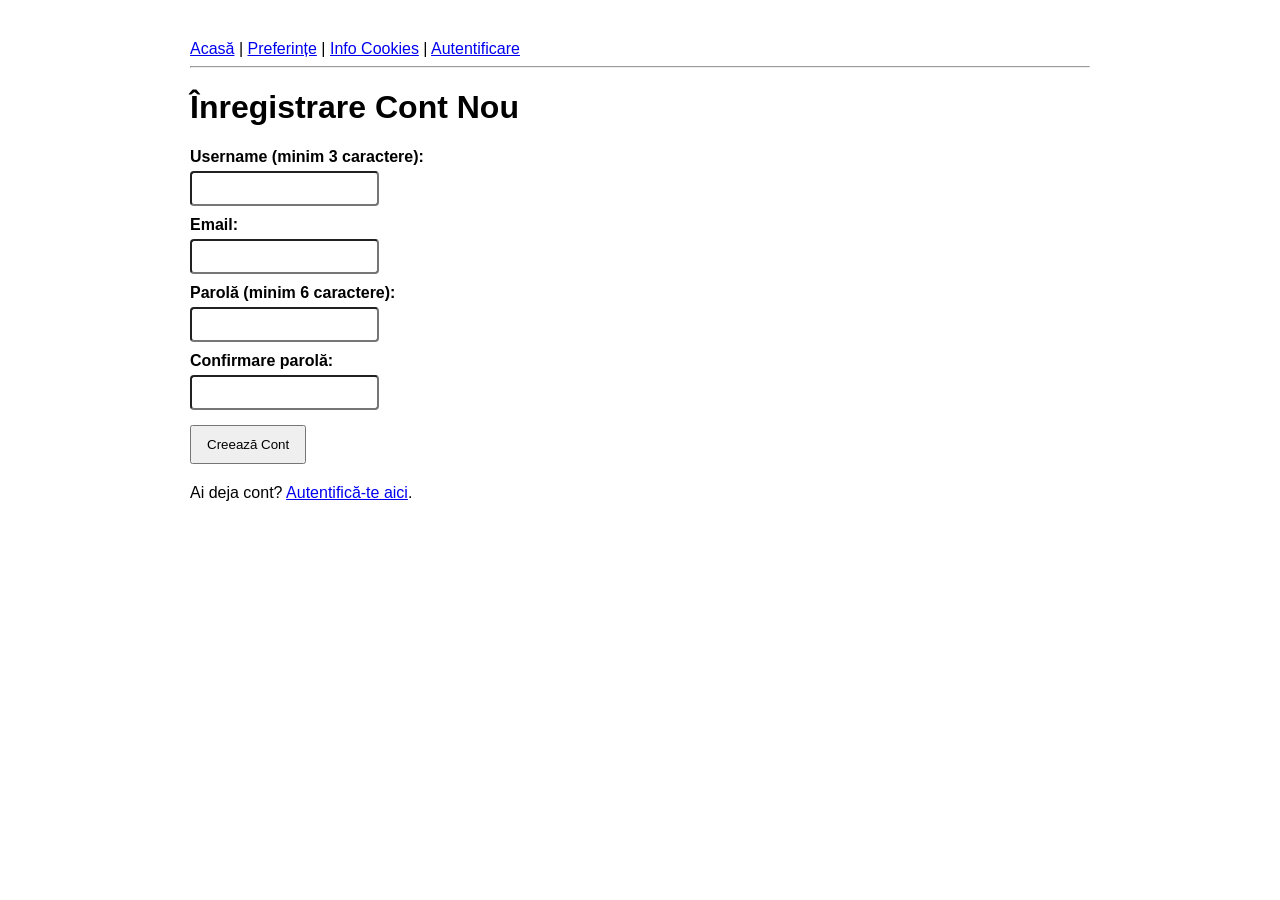
<file: Lab_3/register.html>
<!DOCTYPE html>
<html lang="ro">
<head>
    <meta charset="UTF-8">
    <meta name="viewport" content="width=device-width, initial-scale=1.0">
    <title>Laborator 3 - Înregistrare</title>
    <link rel="stylesheet" href="style.css">
</head>
<body>

    <div class="container">
        <nav>
            <a href="index.html">Acasă</a> | 
            <a href="preferences.html">Preferințe</a> | 
            <a href="cookies-info.html">Info Cookies</a> | 
            <a href="login.html">Autentificare</a>
        </nav>

        <hr>

        <h1>Înregistrare Cont Nou</h1>
        
        <div id="errorMessage" style="display: none; padding: 10px; margin-bottom: 15px;" class="alert-error"></div>
        <div id="successMessage" style="display: none; padding: 10px; margin-bottom: 15px;" class="alert-success">
            Cont creat cu succes! Redirecționare spre Autentificare...
        </div>

        <form id="registerForm">
            <div style="margin-bottom: 10px;">
                <label for="username">Username (minim 3 caractere):</label>
                <input type="text" id="username" minlength="3" required>
            </div>
            
            <div style="margin-bottom: 10px;">
                <label for="email">Email:</label>
                <input type="email" id="email" required>
            </div>

            <div style="margin-bottom: 10px;">
                <label for="password">Parolă (minim 6 caractere):</label>
                <input type="password" id="password" minlength="6" required>
            </div>

            <div style="margin-bottom: 15px;">
                <label for="confirmPassword">Confirmare parolă:</label>
                <input type="password" id="confirmPassword" minlength="6" required>
            </div>

            <button type="submit">Creează Cont</button>
        </form>

        <p style="margin-top: 20px;">
            Ai deja cont? <a href="login.html">Autentifică-te aici</a>.
        </p>
    </div>

    <script src="js/cookies.js"></script>
    <script src="js/storage.js"></script>

    <script>
        document.addEventListener('DOMContentLoaded', () => {
            // Aplicăm tema curentă
            const currentTheme = CookieManager.get('theme') || 'light';
            document.body.className = currentTheme;

            // 2 & 3. Logica și validările formularului
            document.getElementById('registerForm').addEventListener('submit', function(e) {
                e.preventDefault();

                const inputUser = document.getElementById('username').value.trim();
                const inputEmail = document.getElementById('email').value.trim();
                const inputPass = document.getElementById('password').value;
                const confirmPass = document.getElementById('confirmPassword').value;
                
                const errorBox = document.getElementById('errorMessage');
                const successBox = document.getElementById('successMessage');
                
                // Ascundem eroarea la fiecare nouă încercare
                errorBox.style.display = 'none';

                // Validare: Parolele trebuie să coincidă
                if (inputPass !== confirmPass) {
                    showError('Parolele nu coincid!');
                    return;
                }

                // Preluăm utilizatorii existenți din localStorage
                let users = StorageManager.getLocal('users') || [];

                // Validare: Username unic
                const userExists = users.some(u => u.username.toLowerCase() === inputUser.toLowerCase());
                if (userExists) {
                    showError('Acest username este deja folosit!');
                    return;
                }

                // Validare: Email unic
                const emailExists = users.some(u => u.email.toLowerCase() === inputEmail.toLowerCase());
                if (emailExists) {
                    showError('Acest email este deja folosit!');
                    return;
                }

                // Dacă toate validările au trecut, creăm noul utilizator
                const newUser = {
                    id: users.length > 0 ? Math.max(...users.map(u => u.id)) + 1 : 1, // Generăm un ID nou
                    username: inputUser,
                    email: inputEmail,
                    password: inputPass
                };

                // Adăugăm în array și salvăm în localStorage
                users.push(newUser);
                StorageManager.setLocal('users', users);

                // Afișăm succes și redirecționăm
                successBox.style.display = 'block';
                document.getElementById('registerForm').reset();

                setTimeout(() => {
                    window.location.href = 'login.html';
                }, 2000);
            });

            // Funcție ajutătoare pentru afișarea erorilor
            function showError(message) {
                const errorBox = document.getElementById('errorMessage');
                errorBox.innerText = message;
                errorBox.style.display = 'block';
            }
        });
    </script>
</body>
</html>
</file>
<file: Lab 1/style.css>
* {
    margin: 0;
    padding: 0;
    box-sizing: border-box;
}

body {
    font-family: 'Segoe UI', Tahoma, Geneva, Verdana, sans-serif;
    background-color: #FF8C00;
    color: #222222;
    line-height: 1.6;
}

.main-header {
    background-color: #FF8C00;
    display: flex;
    justify-content: space-between;
    align-items: center;
    padding: 15px 20px;
}

.logo-area {
    display: flex;
    align-items: center;
    gap: 15px;
}

.logo-img {
    height: 60px; 
    width: auto;  
}

.header-titles h1 {
    font-size: 1.1rem;
    font-weight: 400;
}

.header-titles p {
    font-size: 0.85rem;
}

.hamburger-menu {
    font-size: 1.8rem;
    background: none;
    border: none;
    cursor: pointer;
}

.main-nav {
    display: none; 
}

/* --- Hero --- */
.hero {
    background: linear-gradient(rgba(11, 18, 33, 0.8), rgba(11, 18, 33, 0.8)), url('fundal-hackathon.jpg') center/cover no-repeat;
    color: #FFFFFF;
    padding: 60px 20px;
    text-align: center;
}

.hero h2 {
    font-size: 2.5rem;
    margin-bottom: 20px;
    font-weight: bold;
}

.hero p {
    margin-bottom: 20px;
    font-size: 1rem;
    color: #e0e0e0;
}

.btn-inscrie {
    display: inline-block;
    background-color: #FF8C00;
    color: #FFFFFF;
    text-decoration: none;
    padding: 12px 30px;
    font-weight: bold;
    border-radius: 3px;
    margin-top: 10px;
}

/* --- Informații (Regulament & Calendar) --- */
.info-section {
    background-color: #FF8C00;
    padding: 40px 20px;
}

.info-container {
    max-width: 800px;
    margin: 0 auto;
}

.info-container h3 {
    text-align: center;
    margin-bottom: 20px;
    font-size: 1.3rem;
}

.info-container p {
    margin-bottom: 15px;
    font-size: 1rem;
}

.divider {
    border: 0;
    height: 1px;
    background-color: rgba(255, 255, 255, 0.5);
    margin: 40px 0;
}

.calendar-title {
    margin-bottom: 20px;
}

.calendar-list {
    list-style: none;
}

.calendar-list li {
    margin-bottom: 15px;
    font-size: 1rem;
}

/* --- Footer --- */
.main-footer {
    background-color: #0B1221;
    color: #4CAF50;
    padding: 30px 20px;
    display: flex;
    flex-direction: column;
    align-items: center;
    gap: 20px;
}

.footer-credits {
    font-size: 0.9rem;
}

.footer-logo img {
    max-width: 150px;
    height: auto;
}

@media (min-width: 768px) {
    
    .main-header {
        padding: 15px 50px;
    }

    .hamburger-menu {
        display: none; 
    }

    .main-nav {
        display: block; 
    }

    .main-nav ul {
        list-style: none;
        display: flex;
        align-items: center;
        gap: 30px;
    }

    .main-nav a {
        text-decoration: none;
        color: #222222;
        font-weight: bold;
        font-size: 0.9rem;
    }

    .fb-icon {
        background-color: #1877F2;
        color: white !important;
        padding: 5px 10px;
        border-radius: 3px;
        font-family: serif;
    }

    .hero {
        text-align: left;
        padding: 100px 50px;
    }

    .hero-content {
        max-width: 50%; 
    }

    .hero h2 {
        font-size: 3.5rem;
    }

    .main-footer {
        flex-direction: row;
        justify-content: space-between;
        padding: 20px 50px;
    }
}
</file>
<file: Lab 2/style.css>
* {
    margin: 0;
    padding: 0;
    box-sizing: border-box;
}

body {
    font-family: 'Segoe UI', system-ui, sans-serif;
    background-color: #EFF6EE; 
    color: #273043; 
    line-height: 1.6;
}

a {
    text-decoration: none;
    transition: color 0.3s ease;
}

/* ================= HEADER & NAVIGARE ================= */
header {
    background-color: #273043; 
    color: #EFF6EE; 
}

.header-container {
    display: flex;
    align-items:center;
    justify-content: flex-start; 
    gap: 6rem; 
    padding: 1.5rem 2rem;
    max-width: 1200px;
    margin: 0 auto;
    flex-wrap: wrap; 
}

.logo-title {
    display: flex;
    align-items: center;
    gap: 1rem;
}

.logo {
    height: 40px; 
}

.logo-title h1 {
    font-size: 1.4rem;
    font-weight: 600;
}

#main-nav ul {
    display: flex;
    list-style: none;
    gap: 1.5rem;
}

#main-nav a {
    color: #EFF6EE;
    font-weight: 500;
}

#main-nav a:hover {
    color: #9197AE; 
}

.hamburger {
    display: none;
    background: none;
    border: none;
    color: #EFF6EE;
    font-size: 1.8rem;
    cursor: pointer;
    margin-left: auto; 
}

/* ================= HERO SECTION ================= */
.hero {
    height: 60vh;
    min-height: 400px;
    background-image: url(media/Gemini_Generated_Image_campus.png);
    background-color: #9197AE; 
    background-size: cover;
    background-position: center;
    display: flex;
    align-items: center;
    justify-content: center;
    text-align: center;
    padding: 2rem;
}

.hero-content {
    background-color: rgba(39, 48, 67, 0.85); 
    color: #EFF6EE;
    padding: 2.5rem;
    border-radius: 4px;
    max-width: 700px;
}

.hero-content h2 {
    font-size: 2.2rem;
    margin-bottom: 1rem;
}

/* Stilizare pentru Fragment Link-ul din Hero */
.hero-btn {
    display: inline-block;
    margin-top: 1.5rem;
    padding: 10px 24px;
    background-color: #9197AE; /* 10% - Culoarea de accent */
    color: #EFF6EE; /* 60% - Text deschis */
    border-radius: 4px;
    font-weight: bold;
    transition: background-color 0.3s ease, transform 0.2s ease;
}

.hero-btn:hover {
    background-color: #EFF6EE;
    color: #273043;
    transform: translateY(-2px); /* Se ridică puțin la hover */
}

/* ================= MAIN (SECȚIUNILE DE PREZENTARE) ================= */
.presentation-sections {
    max-width: 1200px;
    margin: 0 auto;
    padding: 3rem 2rem;
    display: flex;
    flex-direction: column;
    gap: 4rem;
}

.info-section h2 {
    color: #273043; 
    border-bottom: 2px solid #9197AE; 
    padding-bottom: 0.5rem;
    margin-bottom: 1.5rem;
    display: inline-block;
}

/* ================= ELEMENTE GENERATE DIN JS (Filtre și Carduri) ================= */
#filters-container {
    display: flex;
    flex-wrap: wrap;
    gap: 0.5rem;
    margin-bottom: 2rem;
    margin-top: 1rem;
}

#filters-container button {
    background-color: #9197AE; 
    color: #EFF6EE;
    border: none;
    padding: 8px 16px;
    border-radius: 4px; 
    font-size: 0.9rem;
    cursor: pointer;
    transition: background-color 0.3s ease;
}

#filters-container button:hover {
    background-color: #273043; 
}

#resources-container {
    display: grid;
    grid-template-columns: repeat(auto-fill, minmax(300px, 1fr));
    gap: 1.5rem;
}

.resource-card {
    background-color: #EFF6EE;
    border: 1px solid #9197AE; 
    padding: 1.5rem;
    border-radius: 4px;
    transition: transform 0.2s ease, box-shadow 0.2s ease;
}

.resource-card:hover {
    transform: translateY(-4px);
    box-shadow: 0 8px 16px rgba(39, 48, 67, 0.1); 
}

.resource-card h3 {
    color: #273043;
    margin-bottom: 0.5rem;
}

.resource-card p {
    margin-bottom: 0.4rem;
    font-size: 0.95rem;
}

.resource-card small {
    display: block;
    margin-top: 1.5rem;
    color: #9197AE; 
    font-size: 0.85rem;
    font-weight: 500;
}

/* ================= FOOTER ================= */
footer {
    background-color: #273043; 
    color: #EFF6EE;
    text-align: center;
    padding: 2rem 1rem;
    margin-top: auto;
}

footer a {
    color: #9197AE; 
    text-decoration: underline;
}

footer a:hover {
    color: #EFF6EE;
}


/* ================= RESPONSIVE (MOBIL) ================= */
@media (max-width: 768px) {
    .header-container {
        justify-content: space-between; 
        padding: 1rem;
        gap: 1rem;
    }
    
    .hamburger {
        display: block; 
    }

    #main-nav {
        display: none;
        width: 100%;
        margin-top: 1rem;
    }

    
    #main-nav.active {
        display: block;
    }

    #main-nav ul {
        flex-direction: column;
        gap: 1rem;
    }
    
    #main-nav a {
        display: block;
        padding: 0.5rem 0;
        border-bottom: 1px solid rgba(145, 151, 174, 0.3); 
    }

    .hero-content {
        padding: 1.5rem;
    }

    .hero-content h2 {
        font-size: 1.8rem;
    }
}

/* ================= CLASE PENTRU JAVASCRIPT-UL SIMPLIFICAT ================= */
.grid-layout {
    display: grid;
    grid-template-columns: repeat(auto-fill, minmax(300px, 1fr));
    gap: 1.5rem;
}

.simplu-btn {
    background-color: #9197AE; /* Culoarea ta 10% */
    color: #EFF6EE;
    border: none;
    padding: 8px 16px;
    border-radius: 4px;
    cursor: pointer;
    font-weight: bold;
    margin-right: 10px;
    transition: background-color 0.3s ease;
}

.simplu-btn:hover {
    background-color: #273043; /* Culoarea ta 30% la hover */
}

.tag-badge {
    background-color: #9197AE;
    color: #EFF6EE;
    padding: 6px 14px;
    border-radius: 20px; /* Colțuri rotunjite tip pastilă */
    font-size: 0.9rem;
    display: inline-block;
    margin: 5px;
}
</file>
<file: Lab 4/style.css>
* {
    box-sizing: border-box;
    font-family: Verdana, Geneva, Tahoma, sans-serif;
}

body{
    display: flex;
    justify-content: center;
    align-items: center;
    height: 100vh;
    background-color: #e0e5ec;
    margin: 0;
}

.main-container {
    background-color: #2c3e50;
    padding: 20px;
    border-radius: 10px;
    box-shadow: 0 10px 20px rgba(0,0,0,0.3);
    width: 320px;
}

.display-container {
    background-color: #ecf0f1;
    padding: 15px;
    margin-bottom: 20px;
    border-radius: 5px;
    text-align: right;
    min-height: 80px;
    display: flex;
    flex-direction: column;
    justify-content: center;
}

.show-type { 
    font-size: 0.9em;
    color: #7f8c8d;
    min-height: 20px;
}

.show-result { 
    font-size: 2em;
    font-weight: bold;
    color: #2c3e50;
}

.buttons-container {
    display: flex;
    justify-content: center; 
    gap: 10px;    
}

.numbers-container, .operations-container {
    display: flex;
    flex-direction: column;
    gap: 10px;
}

.row, #column {
    display: flex;
    gap: 10px;
}

.button {
    background-color: #bdc3c7;
    padding: 15px;
    text-align: center;
    border-radius: 5px;
    cursor: pointer;
    font-weight: bold;
    font-size: 1.2em;
    flex: 1; 
    user-select: none; 
}

.button:hover {
    background-color: #95a5a6;
}

.operations-container .button {
    background-color: #f39c12;
    color: white;
}

.operations-container .button:hover {
    background-color: #e67e22;
}

.buttons-wrapper {
    display: flex;
    gap: 10px;
}
</file>
<file: Lab_3/style.css>
/* 1. Stiluri de bază */
body {
    font-family: 'Segoe UI', sans-serif; /* Font family cerut */
    padding: 20px; /* Padding corespunzător */
    margin: 0;
}

.container {
    max-width: 900px;
    margin: 0 auto; 
    padding: 20px;
}

/* 2. Stiluri pentru formulare */
label {
    font-weight: bold;
}

input, select {
    padding: 8px; 
    border-radius: 4px; 
    margin-bottom: 10px;
    margin-top: 5px;
    display: block;
}

button {
    padding: 10px 15px;
    cursor: pointer;
}

button:hover {
    background-color: #ddd;
}

/* 3. Stiluri pentru tabele */
table {
    border-collapse: collapse; 
    width: 100%;
    margin-bottom: 20px;
}

th, td {
    border: 1px solid #ccc;
    padding: 10px;
}

th {
    background-color: #007bff; 
    color: white;
}

tr:hover {
    background-color: #f1f1f1;
}

/* 4. Două teme */
.light {
    background-color: #ffffff; 
    color: #000000; 
}

.dark {
    background-color: #222222; 
    color: #ffffff; 
}

/* Ajustare opțională minimă pentru vizibilitatea tabelului în modul dark */
.dark tr:hover {
    background-color: #444444; 
}

/* 5. Clase utilitare */
.alert-success {
    color: green; 
    padding: 10px;
    margin-bottom: 15px;
    border: 1px solid green;
}

.alert-error {
    color: red; 
    padding: 10px;
    margin-bottom: 15px;
    border: 1px solid red;
}

.btn-danger {
    background-color: red; 
    color: white;
    border: none;
}

.btn-danger:hover {
    background-color: darkred;
}
</file>
